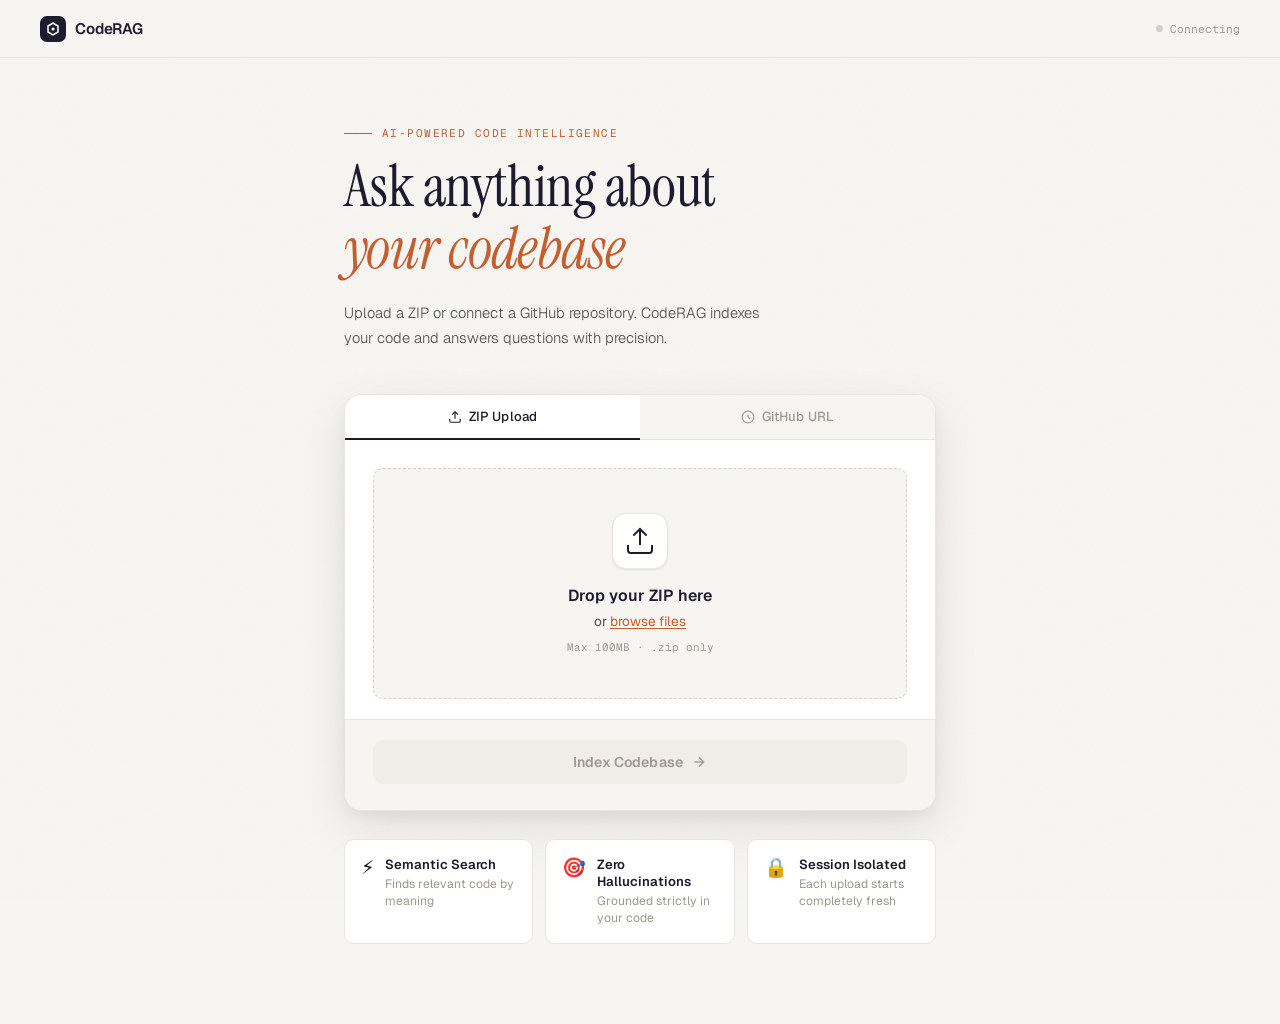
<file: frontend/index.html>
<!DOCTYPE html>
<html lang="en">
<head>
  <meta charset="UTF-8" />
  <meta name="viewport" content="width=device-width, initial-scale=1.0" />
  <title>CodeRAG</title>
  <link rel="preconnect" href="https://fonts.googleapis.com" />
  <link href="https://fonts.googleapis.com/css2?family=Instrument+Serif:ital@0;1&family=Geist:wght@300;400;500;600&family=Geist+Mono:wght@400;500&display=swap" rel="stylesheet" />
  <link rel="stylesheet" href="css/style.css" />
</head>
<body>
<header class="header">
  <div class="header__logo">
    <div class="header__logo-mark">
      <svg width="16" height="16" viewBox="0 0 16 16" fill="none"><path d="M3 5L8 2L13 5V11L8 14L3 11V5Z" stroke="currentColor" stroke-width="1.5" fill="none"/><circle cx="8" cy="8" r="1.5" fill="currentColor"/></svg>
    </div>
    CodeRAG
  </div>
  <div class="header__status">
    <span class="status-dot" id="statusDot"></span>
    <span class="status-text" id="statusText">Connecting</span>
  </div>
</header>
<main class="main">
  <section class="hero">
    <p class="hero__eyebrow">AI-Powered Code Intelligence</p>
    <h1 class="hero__title">Ask anything about<br><em>your codebase</em></h1>
    <p class="hero__sub">Upload a ZIP or connect a GitHub repository. CodeRAG indexes your code and answers questions with precision.</p>
  </section>
  <div class="card" id="uploadCard">
    <div class="tab-bar">
      <button class="tab tab--active" data-tab="zip" id="tabZip">
        <svg width="14" height="14" viewBox="0 0 24 24" fill="none" stroke="currentColor" stroke-width="2"><path d="M21 15v4a2 2 0 0 1-2 2H5a2 2 0 0 1-2-2v-4"/><polyline points="17 8 12 3 7 8"/><line x1="12" y1="3" x2="12" y2="15"/></svg>
        ZIP Upload
      </button>
      <button class="tab" data-tab="github" id="tabGithub">
        <svg width="14" height="14" viewBox="0 0 24 24" fill="none" stroke="currentColor" stroke-width="2"><circle cx="12" cy="12" r="10"/><path d="M12 8v4l3 3"/></svg>
        GitHub URL
      </button>
    </div>
    <div class="tab-panel tab-panel--active" id="panelZip">
      <div class="dropzone" id="dropzone">
        <input type="file" id="fileInput" accept=".zip" hidden />
        <div class="dropzone__idle" id="dropzoneIdle">
          <div class="dropzone__icon-wrap">
            <svg width="32" height="32" viewBox="0 0 24 24" fill="none" stroke="currentColor" stroke-width="1.5"><path d="M21 15v4a2 2 0 0 1-2 2H5a2 2 0 0 1-2-2v-4"/><polyline points="17 8 12 3 7 8"/><line x1="12" y1="3" x2="12" y2="15"/></svg>
          </div>
          <p class="dropzone__label">Drop your ZIP here</p>
          <p class="dropzone__sub">or <button class="dropzone__browse" id="browseBtn">browse files</button></p>
          <p class="dropzone__hint">Max 100MB &middot; .zip only</p>
        </div>
        <div class="dropzone__file" id="dropzoneFile" hidden>
          <div class="dropzone__file-icon">
            <svg width="22" height="22" viewBox="0 0 24 24" fill="none" stroke="currentColor" stroke-width="1.5"><path d="M14 2H6a2 2 0 0 0-2 2v16a2 2 0 0 0 2 2h12a2 2 0 0 0 2-2V8z"/><polyline points="14 2 14 8 20 8"/></svg>
          </div>
          <div class="dropzone__file-info">
            <p class="dropzone__file-name" id="fileName">file.zip</p>
            <p class="dropzone__file-size" id="fileSize">0 KB</p>
          </div>
          <button class="dropzone__file-clear" id="fileClear">
            <svg width="14" height="14" viewBox="0 0 24 24" fill="none" stroke="currentColor" stroke-width="2"><line x1="18" y1="6" x2="6" y2="18"/><line x1="6" y1="6" x2="18" y2="18"/></svg>
          </button>
        </div>
      </div>
    </div>
    <div class="tab-panel" id="panelGithub">
      <div class="input-group">
        <label class="input-label" for="repoUrl">Repository URL</label>
        <input class="input" id="repoUrl" type="url" placeholder="https://github.com/username/repo" />
      </div>
      <div class="input-group">
        <label class="input-label" for="branch">Branch <span class="input-label__opt">(optional, default: main)</span></label>
        <input class="input" id="branch" type="text" placeholder="main" />
      </div>
    </div>
    <div class="card__footer">
      <div class="progress-wrap" id="progressWrap" hidden>
        <div class="progress-stages" id="progressStages">
          <span class="stage" id="stage1">Uploading</span>
          <span class="stage" id="stage2">Parsing</span>
          <span class="stage" id="stage3">Indexing</span>
          <span class="stage" id="stage4">Ready</span>
        </div>
        <div class="progress-bar"><div class="progress-bar__fill" id="progressFill"></div></div>
        <p class="progress-label" id="progressLabel">Preparing</p>
      </div>
      <div id="errorWrap" hidden>
        <div class="alert alert--error" id="errorMsg"></div>
      </div>
      <button class="btn btn--primary" id="indexBtn" disabled>
        <span id="btnLabel">Index Codebase</span>
        <svg class="btn__arrow" width="16" height="16" viewBox="0 0 24 24" fill="none" stroke="currentColor" stroke-width="2"><line x1="5" y1="12" x2="19" y2="12"/><polyline points="12 5 19 12 12 19"/></svg>
      </button>
    </div>
  </div>
  <div class="features">
    <div class="feature">
      <div class="feature__icon">&#9889;</div>
      <div>
        <p class="feature__title">Semantic Search</p>
        <p class="feature__sub">Finds relevant code by meaning</p>
      </div>
    </div>
    <div class="feature">
      <div class="feature__icon">&#127919;</div>
      <div>
        <p class="feature__title">Zero Hallucinations</p>
        <p class="feature__sub">Grounded strictly in your code</p>
      </div>
    </div>
    <div class="feature">
      <div class="feature__icon">&#128274;</div>
      <div>
        <p class="feature__title">Session Isolated</p>
        <p class="feature__sub">Each upload starts completely fresh</p>
      </div>
    </div>
  </div>
</main>
<script src="js/api.js"></script>
<script src="js/upload.js"></script>
</body>
</html>
</file>
<file: frontend/css/style.css>
*, *::before, *::after { box-sizing: border-box; margin: 0; padding: 0; }

:root {
  --bg:         #f7f5f2;
  --bg-2:       #ffffff;
  --bg-3:       #f0ede8;
  --border:     #e8e4de;
  --border-hi:  #d4cfc8;
  --accent:     #1c1c2e;
  --accent-2:   #c45e2e;
  --accent-3:   #3d7a6a;
  --text:       #18181b;
  --text-2:     #52504c;
  --text-3:     #9e9990;
  --shadow-sm:  0 1px 3px rgba(0,0,0,.05), 0 1px 2px rgba(0,0,0,.04);
  --shadow-md:  0 4px 20px rgba(0,0,0,.07), 0 2px 6px rgba(0,0,0,.04);
  --shadow-lg:  0 16px 48px rgba(0,0,0,.09), 0 6px 16px rgba(0,0,0,.05);
  --font-serif: "Instrument Serif", Georgia, serif;
  --font-sans:  "Geist", system-ui, sans-serif;
  --font-mono:  "Geist Mono", monospace;
  --radius:     10px;
  --radius-lg:  18px;
  --ease:       cubic-bezier(.4,0,.2,1);
}

html { font-size: 16px; }
body {
  background: var(--bg);
  color: var(--text);
  font-family: var(--font-sans);
  min-height: 100vh;
  -webkit-font-smoothing: antialiased;
}

/* Warm paper texture */
body::after {
  content: "";
  position: fixed; inset: 0; z-index: 0; pointer-events: none;
  background-image: url("data:image/svg+xml,%3Csvg xmlns='http://www.w3.org/2000/svg' width='200' height='200'%3E%3Cfilter id='n'%3E%3CfeTurbulence type='fractalNoise' baseFrequency='0.9' numOctaves='4' stitchTiles='stitch'/%3E%3C/filter%3E%3Crect width='200' height='200' filter='url(%23n)' opacity='0.025'/%3E%3C/svg%3E");
}

/* HEADER */
.header {
  position: sticky; top: 0; z-index: 100;
  display: flex; align-items: center;
  padding: 0 40px; height: 58px;
  background: rgba(247,245,242,.9);
  backdrop-filter: blur(20px);
  border-bottom: 1px solid var(--border);
}
.header__logo {
  display: flex; align-items: center; gap: 9px;
  font-family: var(--font-sans); font-weight: 600; font-size: .95rem;
  color: var(--accent); letter-spacing: -.01em;
}
.header__logo-mark {
  width: 26px; height: 26px; background: var(--accent);
  border-radius: 7px; display: flex; align-items: center;
  justify-content: center; color: #fff;
}
.header__status {
  margin-left: auto; display: flex; align-items: center; gap: 7px;
  font-family: var(--font-mono); font-size: .7rem; color: var(--text-3);
}
.status-dot {
  width: 7px; height: 7px; border-radius: 50%;
  background: var(--border-hi); transition: all .3s var(--ease);
}
.status-dot--ok   { background: var(--accent-3); box-shadow: 0 0 0 3px rgba(61,122,106,.14); }
.status-dot--err  { background: var(--accent-2); }
.status-dot--warn { background: #c8952a; }

/* MAIN */
.main {
  position: relative; z-index: 1;
  max-width: 640px; margin: 0 auto;
  padding: 68px 24px 80px;
}

/* HERO */
.hero { margin-bottom: 44px; animation: fadeUp .55s var(--ease) both; }
.hero__eyebrow {
  font-family: var(--font-mono); font-size: .69rem;
  letter-spacing: .13em; text-transform: uppercase;
  color: var(--accent-2); margin-bottom: 16px;
  display: flex; align-items: center; gap: 10px;
}
.hero__eyebrow::before {
  content: ""; width: 28px; height: 1px; background: currentColor;
}
.hero__title {
  font-family: var(--font-serif); font-weight: 400;
  font-size: clamp(2.4rem, 6vw, 3.6rem);
  line-height: 1.08; letter-spacing: -.01em;
  color: var(--accent); margin-bottom: 20px;
}
.hero__title em {
  font-style: italic; color: var(--accent-2);
}
.hero__sub {
  font-size: .92rem; color: var(--text-2); line-height: 1.7;
  max-width: 420px; font-weight: 300;
}

/* CARD */
.card {
  background: var(--bg-2);
  border: 1px solid var(--border);
  border-radius: var(--radius-lg);
  box-shadow: var(--shadow-lg);
  overflow: hidden;
  animation: fadeUp .55s var(--ease) .12s both;
}

/* TABS */
.tab-bar {
  display: flex; border-bottom: 1px solid var(--border);
  background: var(--bg);
}
.tab {
  flex: 1; display: flex; align-items: center; justify-content: center;
  gap: 7px; padding: 13px 20px;
  font-family: var(--font-sans); font-size: .82rem; font-weight: 500;
  cursor: pointer; border: none; background: transparent;
  color: var(--text-3); border-bottom: 2px solid transparent;
  margin-bottom: -1px; transition: all .2s var(--ease);
  letter-spacing: .01em;
}
.tab--active {
  color: var(--accent); border-bottom-color: var(--accent);
  background: var(--bg-2);
}
.tab:hover:not(.tab--active) { color: var(--text-2); }

/* PANELS */
.tab-panel { display: none; flex-direction: column; gap: 16px; padding: 28px 28px 20px; }
.tab-panel--active { display: flex; }

/* DROPZONE */
.dropzone {
  border: 1.5px dashed var(--border-hi);
  border-radius: var(--radius); padding: 44px 20px;
  text-align: center; cursor: pointer;
  background: var(--bg); transition: all .22s var(--ease);
  position: relative; overflow: hidden;
}
.dropzone::before {
  content: ""; position: absolute; inset: 0;
  background: radial-gradient(ellipse at 50% 0%, rgba(196,94,46,.06) 0%, transparent 70%);
  opacity: 0; transition: opacity .22s var(--ease);
}
.dropzone:hover::before, .dropzone--over::before { opacity: 1; }
.dropzone:hover, .dropzone--over {
  border-color: var(--accent-2); border-style: solid;
  background: rgba(247,245,242,.6);
}
.dropzone__icon-wrap {
  width: 56px; height: 56px; margin: 0 auto 16px;
  background: var(--bg-2); border: 1px solid var(--border);
  border-radius: 14px; display: flex; align-items: center;
  justify-content: center; color: var(--accent);
  box-shadow: var(--shadow-sm);
}
.dropzone__label {
  font-family: var(--font-sans); font-weight: 600;
  font-size: 1rem; color: var(--accent); margin-bottom: 6px;
}
.dropzone__sub { font-size: .85rem; color: var(--text-2); }
.dropzone__browse {
  background: none; border: none; cursor: pointer;
  color: var(--accent-2); font: inherit;
  text-decoration: underline; text-underline-offset: 2px;
}
.dropzone__hint {
  font-family: var(--font-mono); font-size: .68rem;
  color: var(--text-3); margin-top: 10px;
}
.dropzone__file {
  display: flex; align-items: center; gap: 14px;
  padding: 4px 0;
}
.dropzone__file-icon { color: var(--accent-2); }
.dropzone__file-info { flex: 1; text-align: left; }
.dropzone__file-name {
  font-family: var(--font-mono); font-size: .82rem;
  color: var(--accent); font-weight: 500;
}
.dropzone__file-size {
  font-family: var(--font-mono); font-size: .72rem; color: var(--text-3);
}
.dropzone__file-clear {
  background: none; border: 1px solid var(--border);
  border-radius: 6px; padding: 5px; cursor: pointer;
  color: var(--text-3); display: flex;
  transition: all .15s var(--ease);
}
.dropzone__file-clear:hover { border-color: var(--accent-2); color: var(--accent-2); }

/* INPUTS */
.input-group { display: flex; flex-direction: column; gap: 7px; }
.input-label {
  font-family: var(--font-mono); font-size: .68rem;
  letter-spacing: .1em; text-transform: uppercase; color: var(--text-3);
}
.input-label__opt { text-transform: none; letter-spacing: 0; opacity: .7; }
.input {
  background: var(--bg); border: 1px solid var(--border);
  border-radius: var(--radius); padding: 10px 14px;
  font-family: var(--font-mono); font-size: .83rem; color: var(--text);
  outline: none; transition: all .2s var(--ease); width: 100%;
}
.input:focus {
  border-color: var(--accent);
  box-shadow: 0 0 0 3px rgba(28,28,46,.07);
  background: var(--bg-2);
}
.input::placeholder { color: var(--text-3); }

/* CARD FOOTER */
.card__footer {
  padding: 20px 28px 26px;
  border-top: 1px solid var(--border);
  background: var(--bg);
  display: flex; flex-direction: column; gap: 14px;
}

/* PROGRESS */
.progress-wrap { display: flex; flex-direction: column; gap: 8px; }
.progress-stages {
  display: flex; gap: 6px; align-items: center;
  font-family: var(--font-mono); font-size: .68rem; color: var(--text-3);
}
.stage { transition: color .3s var(--ease); }
.stage--active { color: var(--accent); font-weight: 500; }
.stage--done   { color: var(--accent-3); }
.progress-stages .stage:not(:last-child)::after {
  content: "›"; margin-left: 6px; opacity: .4;
}
.progress-bar {
  height: 3px; background: var(--border); border-radius: 99px; overflow: hidden;
}
.progress-bar__fill {
  height: 100%; width: 0; border-radius: 99px;
  background: linear-gradient(90deg, var(--accent), var(--accent-2));
  transition: width .5s var(--ease);
}
.progress-label {
  font-family: var(--font-mono); font-size: .71rem; color: var(--text-3);
}

/* ALERT */
.alert {
  display: flex; align-items: flex-start; gap: 10px;
  padding: 12px 14px; border-radius: var(--radius);
  font-family: var(--font-mono); font-size: .76rem; border: 1px solid;
  line-height: 1.5;
}
.alert--error {
  background: rgba(196,94,46,.05);
  border-color: rgba(196,94,46,.2);
  color: var(--accent-2);
}

/* BUTTON */
.btn {
  display: flex; align-items: center; justify-content: center; gap: 8px;
  width: 100%; padding: 13px 24px; border-radius: var(--radius);
  font-family: var(--font-sans); font-size: .88rem; font-weight: 600;
  cursor: pointer; border: none; transition: all .2s var(--ease);
  letter-spacing: .01em;
}
.btn--primary { background: var(--accent); color: #fff; box-shadow: var(--shadow-sm); }
.btn--primary:hover:not(:disabled) {
  background: #2e2e48; box-shadow: var(--shadow-md);
  transform: translateY(-1px);
}
.btn--primary:disabled {
  background: var(--bg-3); color: var(--text-3);
  box-shadow: none; cursor: not-allowed; transform: none;
}
.btn__arrow { transition: transform .2s var(--ease); }
.btn:hover:not(:disabled) .btn__arrow { transform: translateX(4px); }

/* FEATURES */
.features {
  display: grid; grid-template-columns: repeat(3, 1fr); gap: 12px;
  margin-top: 28px;
  animation: fadeUp .55s var(--ease) .24s both;
}
.feature {
  display: flex; align-items: flex-start; gap: 11px;
  padding: 16px; border-radius: var(--radius);
  background: var(--bg-2); border: 1px solid var(--border);
}
.feature__icon { font-size: 1.2rem; line-height: 1; margin-top: 2px; }
.feature__title {
  font-size: .82rem; font-weight: 600; color: var(--accent);
  margin-bottom: 3px;
}
.feature__sub { font-size: .76rem; color: var(--text-3); line-height: 1.4; }

@keyframes fadeUp {
  from { opacity: 0; transform: translateY(16px); }
  to   { opacity: 1; transform: translateY(0); }
}

[hidden] { display: none !important; }

::-webkit-scrollbar { width: 5px; height: 5px; }
::-webkit-scrollbar-track { background: var(--bg); }
::-webkit-scrollbar-thumb { background: var(--border-hi); border-radius: 3px; }
::-webkit-scrollbar-thumb:hover { background: var(--text-3); }
</file>
<file: frontend/css/chat.css>
/* ============================================================
   CodeRAG — Chat Page  (Light Theme, matches style.css)
   ============================================================ */

body.chat-page {
  display: flex; flex-direction: column; height: 100vh; overflow: hidden;
  background: var(--bg);
}

/* Remove dark overlays from base page on chat */
body.chat-page::after { display: none; }

/* ── Header additions ─────────────────────────────────────── */
.header__session {
  display: flex; align-items: center; gap: 8px; margin-left: 20px;
}
.session-badge {
  font-family: var(--font-mono); font-size: .7rem;
  color: var(--accent); background: var(--bg-3);
  border: 1px solid var(--border); padding: 3px 10px;
  border-radius: 99px; max-width: 180px;
  overflow: hidden; text-overflow: ellipsis; white-space: nowrap;
}
.session-meta {
  font-family: var(--font-mono); font-size: .7rem; color: var(--text-3);
}
.header__back {
  color: var(--text-2); text-decoration: none; font-size: 1rem;
  line-height: 1; padding: 4px 8px; border-radius: 6px;
  transition: color var(--ease); margin-right: 2px;
}
.header__back:hover { color: var(--accent); }

/* Ensure nav items stay right-aligned and don't wrap */
.header__nav {
  margin-left: auto;
  display: flex; align-items: center; gap: 14px;
  flex-shrink: 0;
}
.header__session {
  flex: 1; min-width: 0;
}

/* ── Layout ───────────────────────────────────────────────── */
.chat-layout {
  display: flex; flex: 1; overflow: hidden; position: relative;
}

/* ── Sidebar ──────────────────────────────────────────────── */
.sidebar {
  width: 220px; flex-shrink: 0;
  border-right: 1px solid var(--border);
  display: flex; flex-direction: column;
  background: var(--bg-2);
}
.sidebar__header {
  display: flex; align-items: center; justify-content: space-between;
  padding: 14px 14px 10px;
  border-bottom: 1px solid var(--border);
}
.sidebar__title {
  font-family: var(--font-mono); font-size: .67rem;
  letter-spacing: .12em; text-transform: uppercase; color: var(--text-3);
}
.sidebar__count {
  font-family: var(--font-mono); font-size: .68rem; color: var(--text-3);
  background: var(--bg-3); padding: 2px 7px; border-radius: 99px;
  border: 1px solid var(--border);
}
.sidebar__body {
  flex: 1; overflow-y: auto; padding: 8px 6px;
}
.file-item {
  display: flex; align-items: center; gap: 7px;
  padding: 5px 8px; border-radius: 6px;
  font-family: var(--font-mono); font-size: .71rem; color: var(--text-2);
  cursor: default; transition: background .15s var(--ease);
  word-break: break-all; line-height: 1.4;
}
.file-item:hover { background: var(--bg-3); color: var(--text); }
.file-item__icon { flex-shrink: 0; font-size: .8rem; }
.file-item--ts   .file-item__icon { color: #3178c6; }
.file-item--py   .file-item__icon { color: #3572A5; }
.file-item--js   .file-item__icon { color: #b5a600; }
.file-item--md   .file-item__icon { color: #888; }
.file-item--css  .file-item__icon { color: #563d7c; }
.file-item--html .file-item__icon { color: #e34c26; }

/* ── Chat main ────────────────────────────────────────────── */
.chat-main {
  flex: 1; display: flex; flex-direction: column; overflow: hidden;
  background: var(--bg);
}

/* Messages */
.messages {
  flex: 1; overflow-y: auto;
  padding: 36px 48px 24px;
  display: flex; flex-direction: column; gap: 24px;
}

/* Each message row is a full-width flex container */
.msg {
  display: flex; width: 100%;
}
.msg--user {
  justify-content: flex-end;
}
.msg--assistant {
  justify-content: flex-start;
}

/* ── Welcome screen ───────────────────────────────────────── */
.welcome-msg {
  display: flex; flex-direction: column; align-items: center;
  text-align: center; padding: 56px 24px 32px;
  animation: fadeUp .45s var(--ease) both;
}
.welcome-msg__icon {
  font-family: var(--font-serif); font-size: 2.8rem;
  color: var(--accent-2); margin-bottom: 20px; line-height: 1;
}
.welcome-msg__title {
  font-family: var(--font-serif); font-weight: 400;
  font-size: 1.9rem; color: var(--accent); margin-bottom: 8px;
  letter-spacing: -.01em;
}
.welcome-msg__sub {
  font-family: var(--font-sans); font-size: .9rem;
  color: var(--text-2); font-weight: 300; margin-bottom: 28px;
}
.welcome-msg__suggestions {
  display: flex; flex-wrap: wrap; gap: 8px; justify-content: center;
}
.suggestion-chip {
  padding: 8px 16px; border-radius: 99px;
  font-family: var(--font-sans); font-size: .8rem; font-weight: 500;
  background: var(--bg-2); border: 1px solid var(--border);
  color: var(--text-2); cursor: pointer;
  transition: all .18s var(--ease);
}
.suggestion-chip:hover {
  border-color: var(--accent-2); color: var(--accent-2);
  background: rgba(196,94,46,.04);
  transform: translateY(-1px);
  box-shadow: var(--shadow-sm);
}

/* ── Message bubbles ──────────────────────────────────────── */
.msg {
  animation: fadeUp .22s var(--ease) both;
}

/* User bubble */
.msg--user .msg__bubble {
  max-width: 65%;
  background: var(--accent); color: #fff;
  padding: 11px 16px; border-radius: 16px 16px 4px 16px;
  font-family: var(--font-sans); font-size: .88rem; line-height: 1.55;
  font-weight: 400; box-shadow: var(--shadow-sm);
  word-break: break-word;
}

/* Assistant bubble */
.msg--assistant .msg__bubble {
  width: 100%; max-width: 100%;
  background: var(--bg-2);
  border: 1px solid var(--border);
  border-radius: 4px 16px 16px 16px;
  box-shadow: var(--shadow-sm);
  overflow: hidden;
}

/* Answer text */
.msg__answer {
  padding: 18px 22px 14px;
  color: var(--text); font-size: .9rem; line-height: 1.7;
}
.msg__answer h2 {
  font-family: var(--font-serif); font-weight: 400; font-size: 1.15rem;
  color: var(--accent); margin: 18px 0 8px; letter-spacing: -.01em;
}
.msg__answer h2:first-child { margin-top: 0; }
.msg__answer h3 {
  font-family: var(--font-sans); font-weight: 600; font-size: .9rem;
  color: var(--accent); margin: 14px 0 6px;
}
.msg__answer p  {
  margin-bottom: 10px; color: var(--text-2);
  font-size: .88rem; line-height: 1.72;
}
.msg__answer ul, .msg__answer ol {
  padding-left: 20px; margin-bottom: 12px;
}
.msg__answer li {
  color: var(--text-2); font-size: .88rem;
  margin-bottom: 5px; line-height: 1.6;
}
.msg__answer strong { color: var(--text); font-weight: 600; }
.msg__answer code {
  font-family: var(--font-mono); font-size: .79rem;
  background: var(--bg-3); border: 1px solid var(--border);
  padding: 1px 5px; border-radius: 4px; color: var(--accent-2);
}

/* ── Code snippets ────────────────────────────────────────── */
.msg__snippets {
  margin: 0 18px 16px;
  display: flex; flex-direction: column; gap: 10px;
}
.snippet {
  border: 1px solid var(--border); border-radius: var(--radius);
  overflow: hidden; background: var(--bg-2);
  box-shadow: var(--shadow-sm);
}
.snippet__header {
  display: flex; align-items: center; gap: 10px;
  padding: 8px 12px;
  background: var(--bg-3);
  border-bottom: 1px solid var(--border);
}
.snippet__file {
  font-family: var(--font-mono); font-size: .71rem; color: var(--accent);
  flex: 1; overflow: hidden; text-overflow: ellipsis; white-space: nowrap;
  font-weight: 500;
}
.snippet__lines {
  font-family: var(--font-mono); font-size: .67rem; color: var(--text-3);
}
.snippet__lang {
  font-family: var(--font-mono); font-size: .67rem; color: var(--accent-2);
  background: rgba(196,94,46,.08); border: 1px solid rgba(196,94,46,.18);
  padding: 1px 7px; border-radius: 3px;
}
.snippet__copy {
  background: none; border: 1px solid var(--border); border-radius: 5px;
  color: var(--text-3); font-family: var(--font-mono); font-size: .67rem;
  padding: 2px 8px; cursor: pointer; transition: all .15s var(--ease);
}
.snippet__copy:hover       { border-color: var(--accent); color: var(--accent); }
.snippet__copy--copied     { border-color: var(--accent-3); color: var(--accent-3); }
.snippet__code {
  overflow-x: auto; padding: 14px 16px; margin: 0;
  font-family: var(--font-mono); font-size: .77rem;
  line-height: 1.65; color: var(--text);
  max-height: 300px; background: var(--bg-2);
}

/* ── Snippets toggle ──────────────────────────────────────── */
.msg__snippets-wrap { margin: 0 18px 16px; }
.snippets-toggle-btn {
  background: none; border: 1px solid var(--border);
  border-radius: 6px; padding: 5px 14px;
  font-family: var(--font-mono); font-size: .72rem;
  color: var(--text-3); cursor: pointer;
  transition: all .15s var(--ease);
}
.snippets-toggle-btn:hover { border-color: var(--accent-2); color: var(--accent-2); }

/* ── Metadata row ─────────────────────────────────────────── */
.msg__meta {
  display: flex; align-items: center; gap: 12px; flex-wrap: wrap;
  padding: 9px 18px;
  background: var(--bg-3);
  border-top: 1px solid var(--border);
  font-family: var(--font-mono); font-size: .69rem; color: var(--text-3);
}
.msg__meta-model { color: var(--accent-2); font-weight: 500; }
.msg__meta-value { color: var(--text-2); }

/* Relevant file chips */
.msg__files { padding: 0 18px 14px; display: flex; flex-wrap: wrap; gap: 6px; }
.file-chip {
  font-family: var(--font-mono); font-size: .69rem;
  padding: 3px 9px; border-radius: 99px;
  background: var(--bg-3); border: 1px solid var(--border);
  color: var(--text-2);
}

/* ── Thinking indicator ───────────────────────────────────── */
.thinking {
  display: flex; align-items: center; gap: 12px;
  padding: 18px 22px;
  font-family: var(--font-mono); font-size: .78rem; color: var(--text-3);
}
.thinking__dots { display: flex; gap: 5px; }
.thinking__dot {
  width: 6px; height: 6px; border-radius: 50%;
  background: var(--accent-2); animation: blink 1.4s infinite;
}
.thinking__dot:nth-child(2) { animation-delay: .2s; }
.thinking__dot:nth-child(3) { animation-delay: .4s; }
@keyframes blink {
  0%, 80%, 100% { opacity: .2; transform: scale(.75); }
  40%            { opacity: 1;  transform: scale(1); }
}

/* ── Error ────────────────────────────────────────────────── */
.msg__error {
  display: flex; align-items: center; gap: 10px;
  padding: 12px 18px; border-radius: var(--radius);
  background: rgba(196,94,46,.06); border: 1px solid rgba(196,94,46,.2);
  font-family: var(--font-mono); font-size: .79rem; color: var(--accent-2);
  margin: 4px 0;
}

/* ── Input bar ────────────────────────────────────────────── */
.chat-input-wrap {
  border-top: 1px solid var(--border);
  padding: 16px 48px 20px;
  background: var(--bg-2);
}
.chat-input-bar {
  display: flex; align-items: flex-end; gap: 10px;
  background: var(--bg); border: 1.5px solid var(--border);
  border-radius: var(--radius-lg); padding: 10px 10px 10px 18px;
  transition: border-color .2s var(--ease), box-shadow .2s var(--ease);
}
.chat-input-bar:focus-within {
  border-color: var(--accent);
  box-shadow: 0 0 0 3px rgba(28,28,46,.07);
}
.chat-input {
  flex: 1; background: none; border: none; outline: none;
  font-family: var(--font-sans); font-size: .9rem; color: var(--text);
  resize: none; line-height: 1.55; max-height: 140px; overflow-y: auto;
}
.chat-input::placeholder { color: var(--text-3); font-weight: 300; }
.send-btn {
  width: 36px; height: 36px; flex-shrink: 0;
  border-radius: 10px;
  background: var(--accent); border: none; cursor: pointer;
  display: flex; align-items: center; justify-content: center;
  color: #fff; font-size: .8rem;
  transition: all .18s var(--ease);
  box-shadow: var(--shadow-sm);
}
.send-btn:hover:not(:disabled) {
  background: #2e2e48;
  box-shadow: var(--shadow-md);
  transform: translateY(-1px);
}
.send-btn:disabled {
  background: var(--bg-3); color: var(--text-3);
  box-shadow: none; cursor: not-allowed; transform: none;
}
.chat-input-hint {
  display: flex; align-items: center; gap: 10px; margin-top: 8px;
  font-family: var(--font-mono); font-size: .68rem; color: var(--text-3);
}
kbd {
  background: var(--bg-3); border: 1px solid var(--border);
  padding: 1px 5px; border-radius: 4px; font-size: .64rem;
  color: var(--text-2);
}
.model-badge {
  background: rgba(196,94,46,.08); border: 1px solid rgba(196,94,46,.2);
  color: var(--accent-2); padding: 2px 8px; border-radius: 99px; font-size: .67rem;
}

/* ── Header status + nav for chat page ───────────────────── */
.header__status {
  display: flex; align-items: center; gap: 7px;
  font-family: var(--font-mono); font-size: .7rem; color: var(--text-3);
}

/* Ghost button visible in light header */
.btn--ghost {
  background: transparent; color: var(--text-2);
  border: 1px solid var(--border); border-radius: var(--radius);
  padding: 6px 14px; font-family: var(--font-sans);
  font-size: .82rem; font-weight: 500; cursor: pointer;
  text-decoration: none; display: inline-flex; align-items: center;
  transition: all .18s var(--ease);
  white-space: nowrap;
}
.btn--ghost:hover {
  border-color: var(--accent); color: var(--accent);
  background: rgba(28,28,46,.04);
}

/* Session badge trim */
.session-badge {
  max-width: 160px;
  overflow: hidden; text-overflow: ellipsis; white-space: nowrap;
}
</file>
